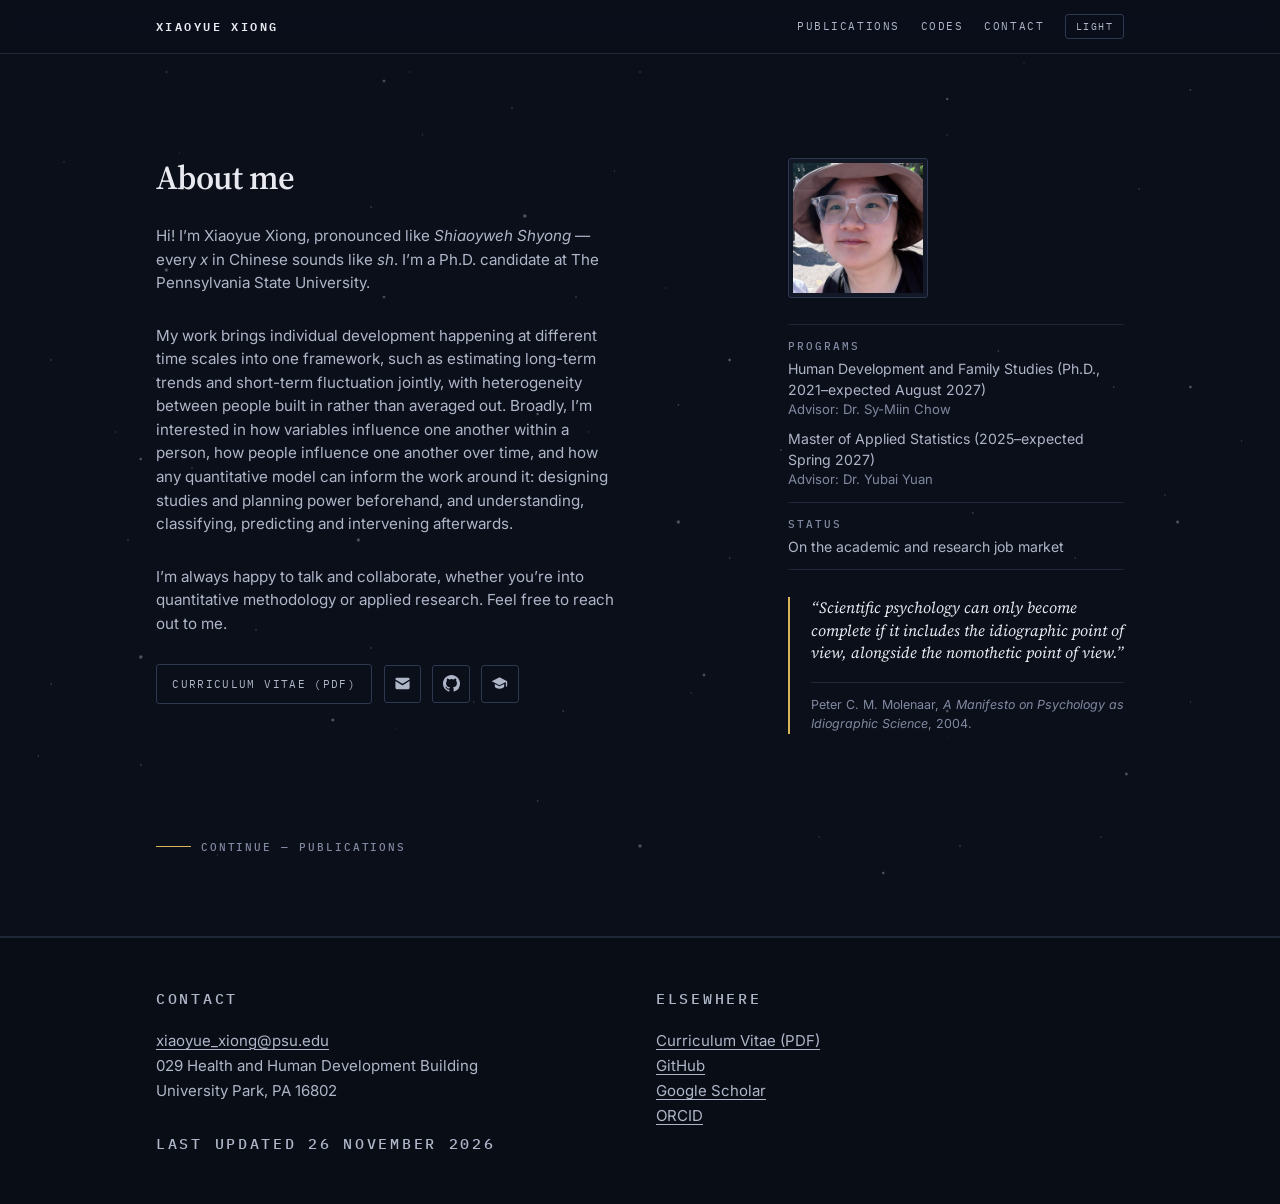
<file: index.html>
<!doctype html>
<html lang="en">
<head>
<meta charset="utf-8">
<meta name="viewport" content="width=device-width, initial-scale=1">

<title>Xiaoyue Xiong’s homepage</title>
<meta name="description" content="Ph.D. candidate in quantitative methodology at Penn State. Longitudinal models for trends, dynamics, heterogeneity between people, and dynamic networks.">
<link rel="canonical" href="https://xdcccr.github.io/">

<meta property="og:type" content="profile">
<meta property="og:title" content="Xiaoyue Xiong’s homepage">
<meta property="og:description" content="Longitudinal models for long-term change and short-term fluctuation that take heterogeneity between people, and dynamic networks, seriously.">
<meta property="og:url" content="https://xdcccr.github.io/">
<meta property="og:site_name" content="Xiaoyue Xiong">
<meta name="twitter:card" content="summary">

<link rel="icon" href="/assets/img/favicon.png">

<link rel="preconnect" href="https://fonts.googleapis.com">
<link rel="preconnect" href="https://fonts.gstatic.com" crossorigin>
<link rel="stylesheet" href="https://fonts.googleapis.com/css2?family=IBM+Plex+Mono:wght@400;500;600&amp;family=Inter:wght@400;500;600&amp;family=Source+Serif+4:ital,opsz,wght@0,8..60,400..700;1,8..60,400..600&amp;display=swap">
<link rel="stylesheet" href="/assets/css/site.css">

<!-- Set the saved theme before first paint so the page never flashes. -->
<script>
(function(){try{var t=localStorage.getItem("xx-theme");if(t)document.documentElement.setAttribute("data-theme",t);}catch(e){}})();
</script>

<script type="application/ld+json">
{
  "@context": "https://schema.org",
  "@graph": [
    {
      "@type": "WebSite",
      "@id": "https://xdcccr.github.io/#website",
      "name": "Xiaoyue Xiong",
      "alternateName": "Xiaoyue Xiong’s homepage",
      "url": "https://xdcccr.github.io/",
      "publisher": {
        "@id": "https://xdcccr.github.io/#person"
      }
    },
    {
      "@type": "Person",
      "name": "Xiaoyue Xiong",
      "url": "https://xdcccr.github.io/",
      "email": "mailto:xiaoyue_xiong@psu.edu",
      "image": "https://xdcccr.github.io/assets/img/profile.jpg",
      "jobTitle": "Ph.D. Candidate in Human Development and Family Studies",
      "affiliation": {
        "@type": "CollegeOrUniversity",
        "name": "The Pennsylvania State University"
      },
      "alumniOf": {
        "@type": "CollegeOrUniversity",
        "name": "Beijing Normal University"
      },
      "knowsAbout": [
        "Quantitative methodology",
        "Psychometrics",
        "Longitudinal data analysis",
        "Multilevel vector autoregressive models",
        "Continuous-time dynamic models",
        "Intensive longitudinal data",
        "Measurement burst designs",
        "Bayesian estimation",
        "Individual differences and heterogeneity",
        "Reliability analysis",
        "Psychological network analysis",
        "Cross-lagged panel network models",
        "Machine learning for longitudinal data",
        "Individual development",
        "Prevention and intervention science",
        "Bullying among children and adolescents",
        "Adolescent mental health",
        "Human development and family studies"
      ],
      "identifier": "https://orcid.org/0000-0002-8843-2216",
      "sameAs": [
        "https://orcid.org/0000-0002-8843-2216",
        "https://scholar.google.com/citations?user=eAlw4PwAAAAJ",
        "https://github.com/xdcccr"
      ],
      "@id": "https://xdcccr.github.io/#person"
    }
  ]
}
</script>
<!-- GoatCounter: page counts only. It sets no cookies and stores no IP
     addresses, so there is nothing for a visitor to consent to. To stop
     counting your own visits in this browser, load any page once with
     #toggle-goatcounter on the end. Deleting these two lines removes it
     completely and breaks nothing else. -->
<script data-goatcounter="https://xdcccr.goatcounter.com/count"
        async src="//gc.zgo.at/count.js"></script>
</head>

<body>
<a class="skip" href="#main">Skip to content</a>

<header class="masthead">
  <div class="wrap">
    <a class="brand" href="/">Xiaoyue Xiong</a>
    <nav class="nav" aria-label="Sections">
      <a href="/publications/">Publications</a>
      <a href="/codes/">Codes</a>
      <a href="#contact">Contact</a>
      <button id="theme-toggle" type="button" hidden>Dark</button>
    </nav>
  </div>
</header>

<main id="main">

<section class="hero">
    <div class="wrap hero-grid">
      <div>
        <h1>About me</h1>

        <p class="lede">
          Hi! I’m Xiaoyue Xiong, pronounced like <i>Shiaoyweh Shyong</i> — every
          <i>x</i> in Chinese sounds like <i>sh</i>. I’m a Ph.D. candidate at
          The Pennsylvania State University.
        </p>

        <p class="lede">
          My work brings individual development happening at different time
          scales into one framework, such as estimating long-term trends and
          short-term fluctuation jointly, with heterogeneity between people
          built in rather than averaged out. Broadly, I’m interested in how
          variables influence one another within a person, how people influence
          one another over time, and how any quantitative model can inform the
          work around it: designing studies and planning power beforehand, and
          understanding, classifying, predicting and intervening afterwards.
        </p>

        <p class="lede">
          I’m always happy to talk and collaborate, whether you’re into
          quantitative methodology or applied research. Feel free to reach out to me.
        </p>

        <div class="actions">
          <a class="btn" href="/cv.pdf" download="Xiaoyue_Xiong_CV.pdf">Curriculum Vitae (PDF)</a>

          <!-- Icon-only links. aria-label carries the accessible name and title
               gives sighted visitors a tooltip, because an icon on its own is a
               guess. ORCID keeps its full name in the footer rather than becoming
               a fourth glyph nobody recognises. -->
          <a class="btn btn-icon" href="mailto:xiaoyue_xiong@psu.edu"
             aria-label="Email Xiaoyue Xiong" title="Email"><svg viewBox="0 0 24 24" width="17" height="17" fill="currentColor" aria-hidden="true" focusable="false"><path d="M2 5.9A1.9 1.9 0 0 1 3.9 4h16.2A1.9 1.9 0 0 1 22 5.9v.4l-10 5.9L2 6.3v-.4Zm0 2.7 9.6 5.7a.8.8 0 0 0 .8 0L22 8.6v9.5A1.9 1.9 0 0 1 20.1 20H3.9A1.9 1.9 0 0 1 2 18.1V8.6Z"/></svg></a>
          <a class="btn btn-icon" href="https://github.com/xdcccr"
             aria-label="GitHub profile" title="GitHub"><svg viewBox="0 0 16 16" width="17" height="17" fill="currentColor" aria-hidden="true" focusable="false"><path d="M8 0C3.58 0 0 3.58 0 8c0 3.54 2.29 6.53 5.47 7.59.4.07.55-.17.55-.38 0-.19-.01-.82-.01-1.49-2.01.37-2.53-.49-2.69-.94-.09-.23-.48-.94-.82-1.13-.28-.15-.68-.52-.01-.53.63-.01 1.08.58 1.23.82.72 1.21 1.87.87 2.33.66.07-.52.28-.87.51-1.07-1.78-.2-3.64-.89-3.64-3.95 0-.87.31-1.59.82-2.15-.08-.2-.36-1.02.08-2.12 0 0 .67-.21 2.2.82a7.6 7.6 0 0 1 4 0c1.53-1.03 2.2-.82 2.2-.82.44 1.1.16 1.92.08 2.12.51.56.82 1.27.82 2.15 0 3.07-1.87 3.75-3.65 3.95.29.25.54.73.54 1.48 0 1.07-.01 1.93-.01 2.2 0 .21.15.46.55.38A8.01 8.01 0 0 0 16 8c0-4.42-3.58-8-8-8Z"/></svg></a>
          <!-- The URL is deliberately the bare canonical form. Do not paste the
               address bar back in: it carries hl=zh-CN, which forces the Chinese
               Scholar interface on every visitor, and oi=ao, a tracking parameter. -->
          <a class="btn btn-icon" href="https://scholar.google.com/citations?user=eAlw4PwAAAAJ"
             aria-label="Google Scholar profile" title="Google Scholar"><svg viewBox="0 0 24 24" width="17" height="17" fill="currentColor" aria-hidden="true" focusable="false"><path d="M12 3.2 1 8.9l11 5.7 9-4.7v6.4h1.8V8.9L12 3.2Z"/><path d="M5.4 12.6v3.7c0 1.7 2.9 3 6.6 3s6.6-1.3 6.6-3v-3.7L12 16l-6.6-3.4Z"/></svg></a>
        </div>
      </div>

      <div class="hero-aside">
        <img class="portrait" src="/assets/img/profile.jpg" width="140" height="140"
             alt="Xiaoyue Xiong">

        <dl class="facts">
          <div>
            <dt class="kicker">Programs</dt>
            <dd>
              <span class="prog">Human Development and Family Studies (Ph.D., 2021–expected August 2027)</span>
              <span class="adv">Advisor: Dr. Sy-Miin Chow</span>
              <span class="prog">Master of Applied Statistics (2025–expected Spring 2027)</span>
              <span class="adv">Advisor: Dr. Yubai Yuan</span>
            </dd>
          </div>
          <div>
            <dt class="kicker">Status</dt>
            <dd>On the academic and research job market</dd>
          </div>
        </dl>

        <!-- A genuine quotation, checked word for word against page 216 of
             Molenaar (2004), doi:10.1207/s15366359mea0204_1. Do not paraphrase
             it or reword it. This is the complete sentence; the second clause
             is the point of quoting it at all, since without it the line reads
             as a claim that only the individual matters, which is neither what
             Molenaar wrote nor what the multilevel work below does. -->
        <figure class="aside">
          <blockquote>
            <p>Scientific psychology can only become complete if it includes
               the idiographic point of view, alongside the nomothetic point
               of view.</p>
          </blockquote>
          <figcaption>
            Peter C. M. Molenaar, <cite>A Manifesto on Psychology as
            Idiographic Science</cite>, 2004.
          </figcaption>
        </figure>
      </div>

      <a class="continue kicker" href="/publications/">Continue — publications</a>
    </div>
  </section>

</main>

<footer class="site-foot" id="contact">
  <div class="wrap foot-grid">
    <div>
      <p class="kicker">Contact</p>
      <p>
        <a href="mailto:xiaoyue_xiong@psu.edu">xiaoyue_xiong@psu.edu</a><br>
        029 Health and Human Development Building<br>
        University Park, PA 16802
      </p>
      <p class="kicker updated">Last updated 26 November 2026</p>
    </div>
    <div>
      <p class="kicker">Elsewhere</p>
      <p>
        <a href="/cv.pdf" download="Xiaoyue_Xiong_CV.pdf">Curriculum Vitae (PDF)</a><br>
        <a href="https://github.com/xdcccr">GitHub</a><br>
        <a href="https://scholar.google.com/citations?user=eAlw4PwAAAAJ">Google Scholar</a><br>
        <a href="https://orcid.org/0000-0002-8843-2216">ORCID</a><br>
      </p>
    </div>
  </div>
</footer>

<script src="/assets/js/site.js"></script>
</body>
</html>
</file>
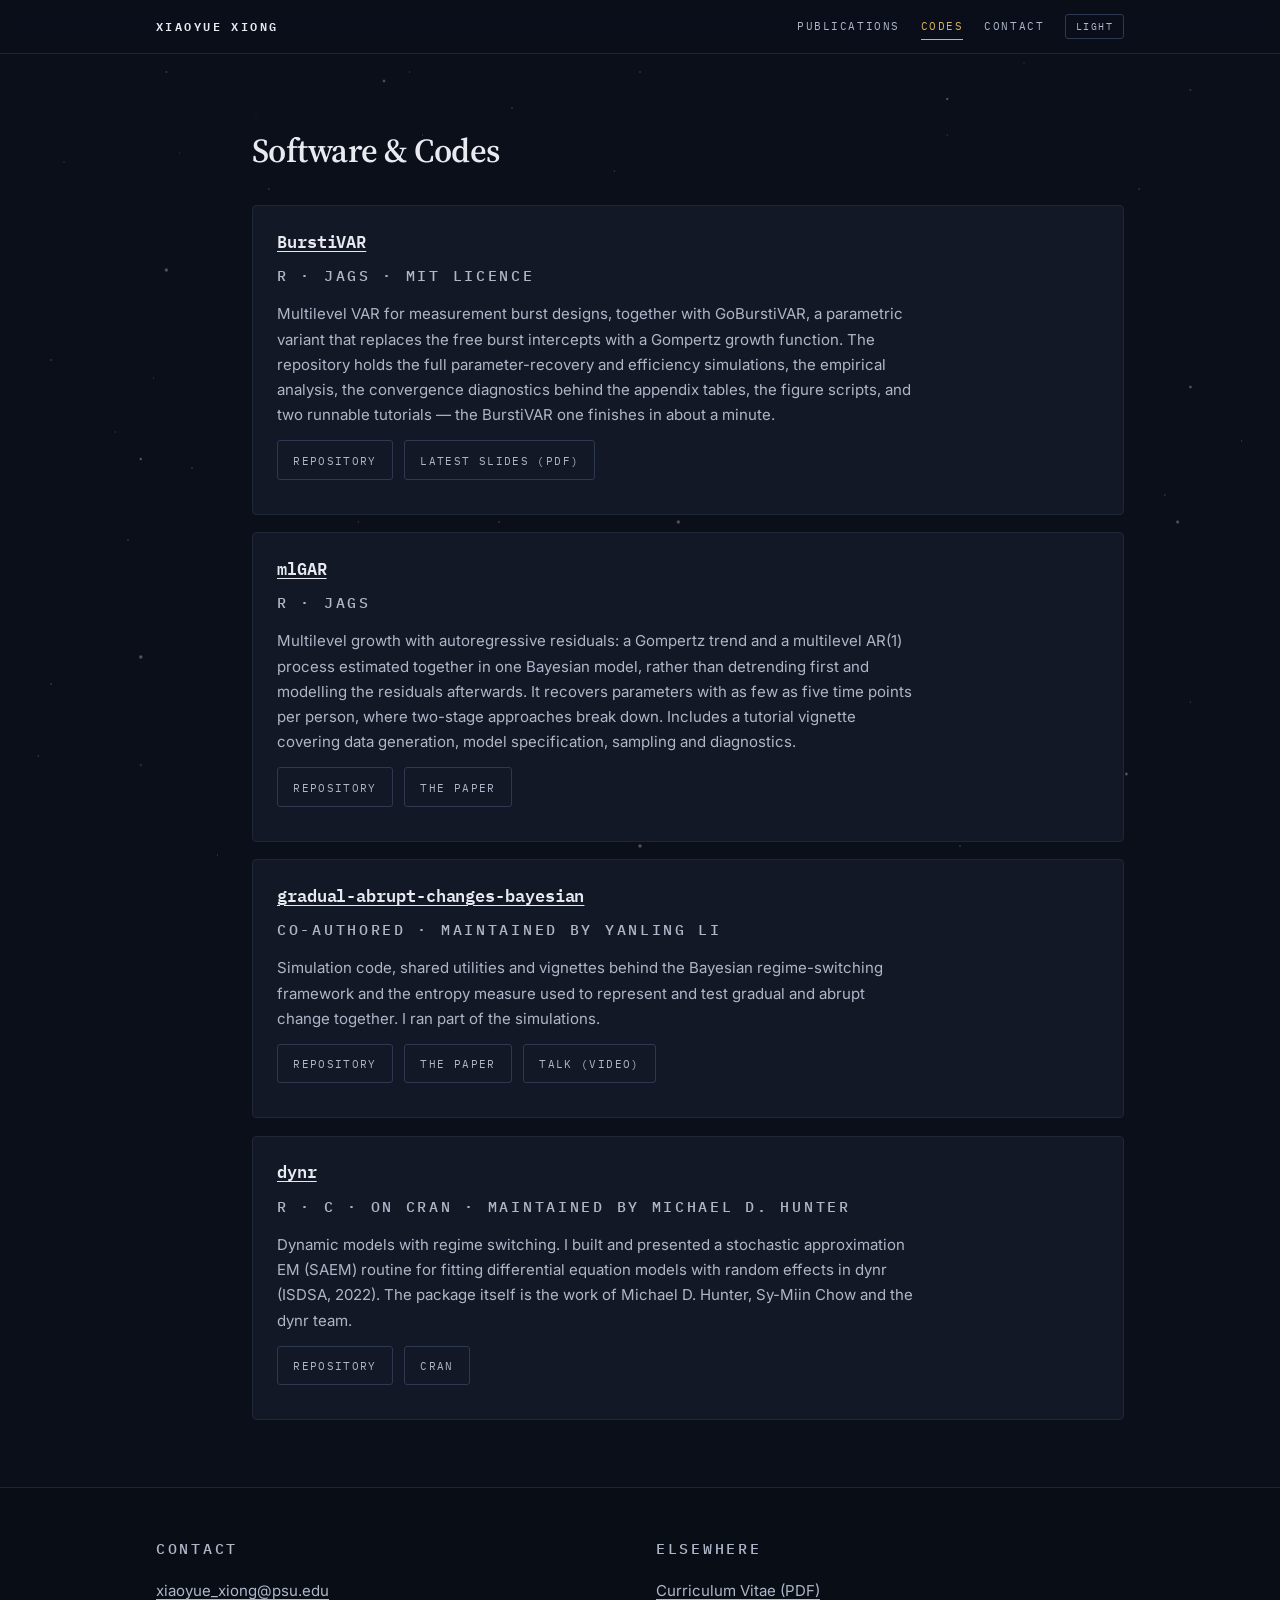
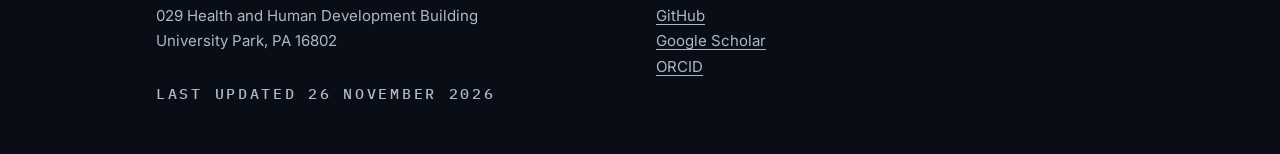
<file: codes/index.html>
<!doctype html>
<html lang="en">
<head>
<meta charset="utf-8">
<meta name="viewport" content="width=device-width, initial-scale=1">

<title>Software &amp; Codes — Xiaoyue Xiong</title>
<meta name="description" content="R and JAGS code by Xiaoyue Xiong: BurstiVAR and mlGAR, plus contributions to Bayesian change detection and to dynr.">
<link rel="canonical" href="https://xdcccr.github.io/codes/">

<meta property="og:type" content="profile">
<meta property="og:title" content="Software &amp; Codes — Xiaoyue Xiong">
<meta property="og:description" content="Longitudinal models for long-term change and short-term fluctuation that take heterogeneity between people, and dynamic networks, seriously.">
<meta property="og:url" content="https://xdcccr.github.io/codes/">
<meta property="og:site_name" content="Xiaoyue Xiong">
<meta name="twitter:card" content="summary">

<link rel="icon" href="/assets/img/favicon.png">

<link rel="preconnect" href="https://fonts.googleapis.com">
<link rel="preconnect" href="https://fonts.gstatic.com" crossorigin>
<link rel="stylesheet" href="https://fonts.googleapis.com/css2?family=IBM+Plex+Mono:wght@400;500;600&amp;family=Inter:wght@400;500;600&amp;family=Source+Serif+4:ital,opsz,wght@0,8..60,400..700;1,8..60,400..600&amp;display=swap">
<link rel="stylesheet" href="/assets/css/site.css">

<!-- Set the saved theme before first paint so the page never flashes. -->
<script>
(function(){try{var t=localStorage.getItem("xx-theme");if(t)document.documentElement.setAttribute("data-theme",t);}catch(e){}})();
</script>

<!-- GoatCounter: page counts only. It sets no cookies and stores no IP
     addresses, so there is nothing for a visitor to consent to. To stop
     counting your own visits in this browser, load any page once with
     #toggle-goatcounter on the end. Deleting these two lines removes it
     completely and breaks nothing else. -->
<script data-goatcounter="https://xdcccr.goatcounter.com/count"
        async src="//gc.zgo.at/count.js"></script>
</head>

<body>
<a class="skip" href="#main">Skip to content</a>

<header class="masthead">
  <div class="wrap">
    <a class="brand" href="/">Xiaoyue Xiong</a>
    <nav class="nav" aria-label="Sections">
      <a href="/publications/">Publications</a>
      <a href="/codes/" aria-current="page">Codes</a>
      <a href="#contact">Contact</a>
      <button id="theme-toggle" type="button" hidden>Dark</button>
    </nav>
  </div>
</header>

<main id="main">

<section class="section wrap" id="software">
    <div class="body">
      <h2>Software &amp; Codes</h2>

      <div class="software">
        <article>
          <h3><a href="https://github.com/xdcccr/BurstiVAR">BurstiVAR</a></h3>
          <p class="kicker">R · JAGS · MIT licence</p>
          <p>
            Multilevel VAR for measurement burst designs, together with GoBurstiVAR,
            a parametric variant that replaces the free burst intercepts with a
            Gompertz growth function. The repository holds the full parameter-recovery
            and efficiency simulations, the empirical analysis, the convergence
            diagnostics behind the appendix tables, the figure scripts, and two runnable
            tutorials — the BurstiVAR one finishes in about a minute.
          </p>
          <p class="actions">
            <a class="btn" href="https://github.com/xdcccr/BurstiVAR">Repository</a>
            <a class="btn" href="/assets/slides/burstivar-slides.pdf">Latest slides (PDF)</a>
          </p>
        </article>

        <article>
          <h3><a href="https://github.com/xdcccr/mlGAR">mlGAR</a></h3>
          <p class="kicker">R · JAGS</p>
          <p>
            Multilevel growth with autoregressive residuals: a Gompertz trend and a
            multilevel AR(1) process estimated together in one Bayesian model, rather
            than detrending first and modelling the residuals afterwards. It recovers
            parameters with as few as five time points per person, where two-stage
            approaches break down. Includes a tutorial vignette covering data
            generation, model specification, sampling and diagnostics.
          </p>
          <p class="actions">
            <a class="btn" href="https://github.com/xdcccr/mlGAR">Repository</a>
            <a class="btn" href="https://doi.org/10.1080/00273171.2025.2587286">The paper</a>
          </p>
        </article>

        <article>
          <h3><a href="https://github.com/yanlingli1/gradual-abrupt-changes-bayesian">gradual-abrupt-changes-bayesian</a></h3>
          <p class="kicker">Co-authored · maintained by Yanling Li</p>
          <p>
            Simulation code, shared utilities and vignettes behind the Bayesian
            regime-switching framework and the entropy measure used to represent and
            test gradual and abrupt change together. I ran part of the simulations.
          </p>
          <p class="actions">
            <a class="btn" href="https://github.com/yanlingli1/gradual-abrupt-changes-bayesian">Repository</a>
            <a class="btn" href="https://doi.org/10.1111/bmsp.70029">The paper</a>
            <a class="btn" href="https://www.youtube.com/watch?v=Qb0uJT50X_4">Talk (video)</a>
          </p>
        </article>

        <article>
          <h3><a href="https://github.com/mhunter1/dynr">dynr</a></h3>
          <p class="kicker">R · C · on CRAN · maintained by Michael D. Hunter</p>
          <p>
            Dynamic models with regime switching. I built and presented a stochastic
            approximation EM (SAEM) routine for fitting differential equation models
            with random effects in dynr (ISDSA, 2022). The package itself is the work
            of Michael D. Hunter, Sy-Miin Chow and the dynr team.
          </p>
          <p class="actions">
            <a class="btn" href="https://github.com/mhunter1/dynr">Repository</a>
            <a class="btn" href="https://cran.r-project.org/package=dynr">CRAN</a>
          </p>
        </article>
      </div>
    </div>
  </section>

</main>

<footer class="site-foot" id="contact">
  <div class="wrap foot-grid">
    <div>
      <p class="kicker">Contact</p>
      <p>
        <a href="mailto:xiaoyue_xiong@psu.edu">xiaoyue_xiong@psu.edu</a><br>
        029 Health and Human Development Building<br>
        University Park, PA 16802
      </p>
      <p class="kicker updated">Last updated 26 November 2026</p>
    </div>
    <div>
      <p class="kicker">Elsewhere</p>
      <p>
        <a href="/cv.pdf" download="Xiaoyue_Xiong_CV.pdf">Curriculum Vitae (PDF)</a><br>
        <a href="https://github.com/xdcccr">GitHub</a><br>
        <a href="https://scholar.google.com/citations?user=eAlw4PwAAAAJ">Google Scholar</a><br>
        <a href="https://orcid.org/0000-0002-8843-2216">ORCID</a><br>
      </p>
    </div>
  </div>
</footer>

<script src="/assets/js/site.js"></script>
</body>
</html>
</file>
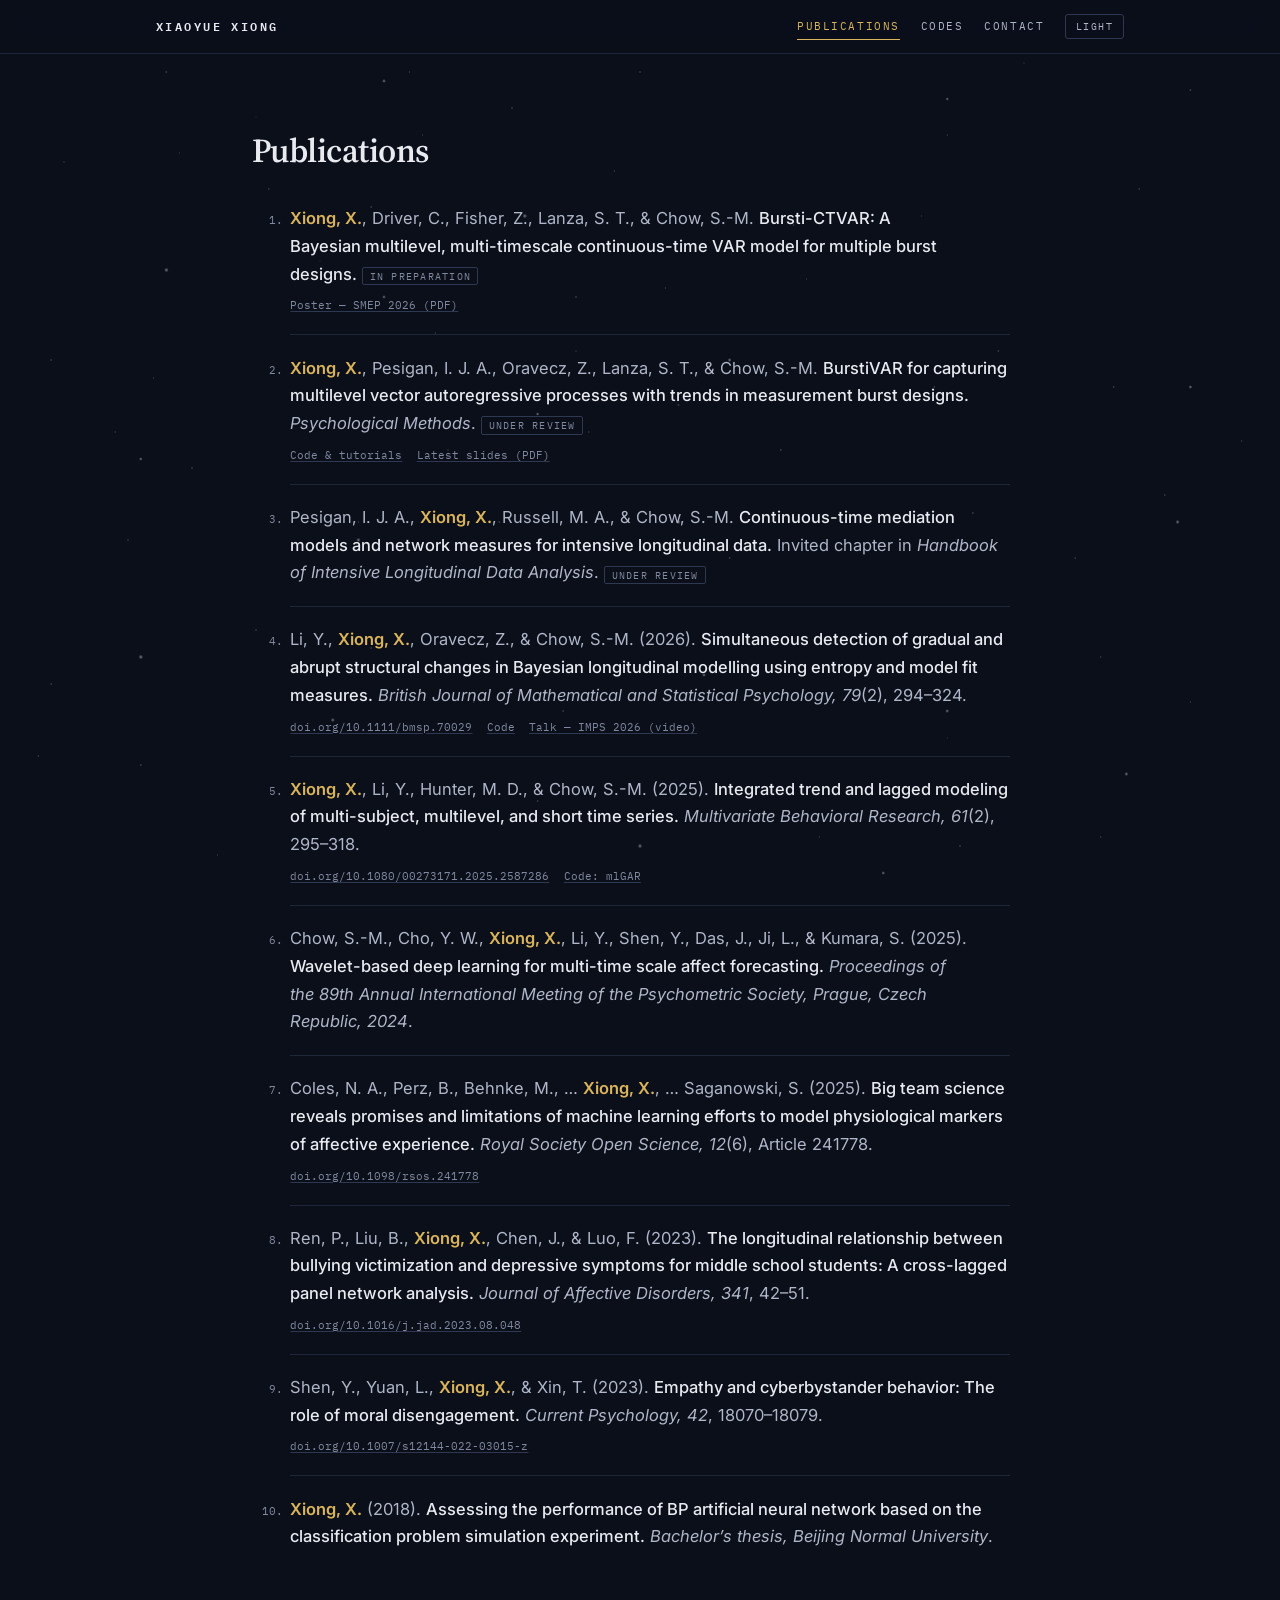
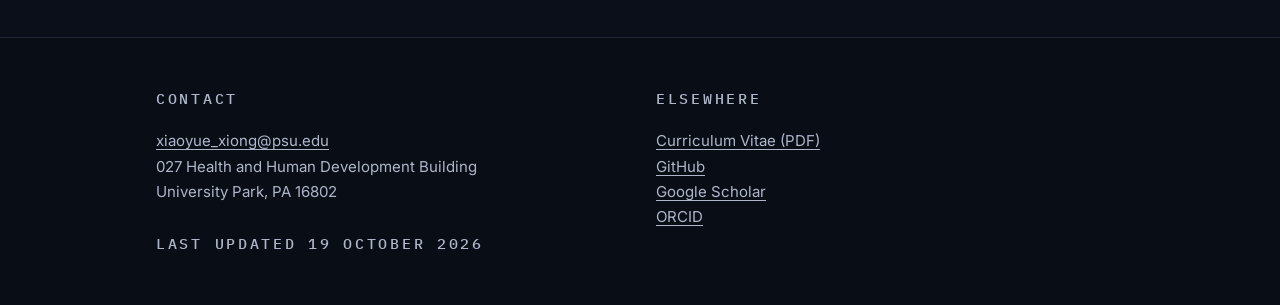
<file: papers/index.html>
<!doctype html>
<html lang="en">
<head>
<meta charset="utf-8">
<meta name="viewport" content="width=device-width, initial-scale=1">

<title>Publications — Xiaoyue Xiong</title>
<meta name="description" content="Publications by Xiaoyue Xiong: multilevel vector autoregressive models for measurement burst designs, longitudinal trends and dynamics.">
<link rel="canonical" href="https://xdcccr.github.io/papers/">

<meta property="og:type" content="profile">
<meta property="og:title" content="Publications — Xiaoyue Xiong">
<meta property="og:description" content="Longitudinal models for long-term change and short-term fluctuation that take heterogeneity between people, and dynamic networks, seriously.">
<meta property="og:url" content="https://xdcccr.github.io/papers/">
<meta name="twitter:card" content="summary">

<link rel="icon" href="/assets/img/favicon.png">

<link rel="preconnect" href="https://fonts.googleapis.com">
<link rel="preconnect" href="https://fonts.gstatic.com" crossorigin>
<link rel="stylesheet" href="https://fonts.googleapis.com/css2?family=IBM+Plex+Mono:wght@400;500;600&amp;family=Inter:wght@400;500;600&amp;family=Source+Serif+4:ital,opsz,wght@0,8..60,400..700;1,8..60,400..600&amp;display=swap">
<link rel="stylesheet" href="/assets/css/site.css">

<!-- Set the saved theme before first paint so the page never flashes. -->
<script>
(function(){try{var t=localStorage.getItem("xx-theme");if(t)document.documentElement.setAttribute("data-theme",t);}catch(e){}})();
</script>

</head>

<body>
<a class="skip" href="#main">Skip to content</a>

<header class="masthead">
  <div class="wrap">
    <a class="brand" href="/">Xiaoyue Xiong</a>
    <nav class="nav" aria-label="Sections">
      <a href="/papers/" aria-current="page">Publications</a>
      <a href="/codes/">Codes</a>
      <a href="#contact">Contact</a>
      <button id="theme-toggle" type="button" hidden>Dark</button>
    </nav>
  </div>
</header>

<main id="main">

<section class="section wrap" id="papers">
    <div class="body">
      <h2>Publications</h2>

      <ol class="bib">

        <li>
          <span class="me">Xiong, X.</span>, Driver, C., Fisher, Z., Lanza, S. T., &amp; Chow, S.-M.
          <span class="title">Bursti-CTVAR: A Bayesian multilevel,
          multi-timescale continuous-time VAR model for multiple burst designs.</span>
          <span class="status">In preparation</span>
          <span class="links">
            <a href="/assets/slides/bursti-ctvar-poster.pdf">Poster — SMEP 2026 (PDF)</a>
          </span>
        </li>

        <li>
          <span class="me">Xiong, X.</span>, Pesigan, I. J. A., Oravecz, Z., Lanza, S. T., &amp; Chow, S.-M.
          <span class="title">BurstiVAR for capturing multilevel vector
          autoregressive processes with trends in measurement burst designs.</span>
          <span class="venue">Psychological Methods</span>.
          <span class="status">Under review</span>
          <span class="links">
            <a href="https://github.com/xdcccr/BurstiVAR">Code &amp; tutorials</a>
            <a href="/assets/slides/burstivar-slides.pdf">Latest slides (PDF)</a>
          </span>
        </li>

        <li>
          Pesigan, I. J. A., <span class="me">Xiong, X.</span>, Russell, M. A., &amp; Chow, S.-M.
          <span class="title">Continuous-time mediation models and network
          measures for intensive longitudinal data.</span>
          Invited chapter in
          <span class="venue">Handbook of Intensive Longitudinal Data Analysis</span>.
          <span class="status">Under review</span>
        </li>

        <li>
          Li, Y., <span class="me">Xiong, X.</span>, Oravecz, Z., &amp; Chow, S.-M. (2026).
          <span class="title">Simultaneous detection of gradual and abrupt structural changes in
          Bayesian longitudinal modelling using entropy and model fit measures.</span>
          <span class="venue">British Journal of Mathematical and Statistical Psychology, 79</span>(2), 294–324.
          <span class="links">
            <a href="https://doi.org/10.1111/bmsp.70029">doi.org/10.1111/bmsp.70029</a>
            <a href="https://github.com/yanlingli1/gradual-abrupt-changes-bayesian">Code</a>
            <a href="https://www.youtube.com/watch?v=Qb0uJT50X_4">Talk — IMPS 2026 (video)</a>
          </span>
        </li>

        <li>
          <span class="me">Xiong, X.</span>, Li, Y., Hunter, M. D., &amp; Chow, S.-M. (2025).
          <span class="title">Integrated trend and lagged modeling of multi-subject, multilevel,
          and short time series.</span>
          <span class="venue">Multivariate Behavioral Research, 61</span>(2), 295–318.
          <span class="links">
            <a href="https://doi.org/10.1080/00273171.2025.2587286">doi.org/10.1080/00273171.2025.2587286</a>
            <a href="https://github.com/xdcccr/mlGAR">Code: mlGAR</a>
          </span>
        </li>

        <li>
          Chow, S.-M., Cho, Y. W., <span class="me">Xiong, X.</span>, Li, Y., Shen, Y., Das, J.,
          Ji, L., &amp; Kumara, S. (2025).
          <span class="title">Wavelet-based deep learning for multi-time scale affect forecasting.</span>
          <span class="venue">Proceedings of the 89th Annual International Meeting of the
          Psychometric Society, Prague, Czech Republic, 2024</span>.
        </li>

        <li>
          Coles, N. A., Perz, B., Behnke, M., … <span class="me">Xiong, X.</span>, …
          Saganowski, S. (2025).
          <span class="title">Big team science reveals promises and limitations of machine learning
          efforts to model physiological markers of affective experience.</span>
          <span class="venue">Royal Society Open Science, 12</span>(6), Article 241778.
          <span class="links">
            <a href="https://doi.org/10.1098/rsos.241778">doi.org/10.1098/rsos.241778</a>
          </span>
        </li>

        <li>
          Ren, P., Liu, B., <span class="me">Xiong, X.</span>, Chen, J., &amp; Luo, F. (2023).
          <span class="title">The longitudinal relationship between bullying victimization and
          depressive symptoms for middle school students: A cross-lagged panel network analysis.</span>
          <span class="venue">Journal of Affective Disorders, 341</span>, 42–51.
          <span class="links">
            <a href="https://doi.org/10.1016/j.jad.2023.08.048">doi.org/10.1016/j.jad.2023.08.048</a>
          </span>
        </li>

        <li>
          Shen, Y., Yuan, L., <span class="me">Xiong, X.</span>, &amp; Xin, T. (2023).
          <span class="title">Empathy and cyberbystander behavior: The role of moral disengagement.</span>
          <span class="venue">Current Psychology, 42</span>, 18070–18079.
          <span class="links">
            <a href="https://doi.org/10.1007/s12144-022-03015-z">doi.org/10.1007/s12144-022-03015-z</a>
          </span>
        </li>

        <li>
          <span class="me">Xiong, X.</span> (2018).
          <span class="title">Assessing the performance of BP artificial neural
          network based on the classification problem simulation experiment.</span>
          <span class="venue">Bachelor’s thesis, Beijing Normal University</span>.
        </li>
      </ol>

    </div>
  </section>

</main>

<footer class="site-foot" id="contact">
  <div class="wrap foot-grid">
    <div>
      <p class="kicker">Contact</p>
      <p>
        <a href="mailto:xiaoyue_xiong@psu.edu">xiaoyue_xiong@psu.edu</a><br>
        027 Health and Human Development Building<br>
        University Park, PA 16802
      </p>
      <p class="kicker updated">Last updated 19 October 2026</p>
    </div>
    <div>
      <p class="kicker">Elsewhere</p>
      <p>
        <a href="/cv.pdf" download="Xiaoyue_Xiong_CV.pdf">Curriculum Vitae (PDF)</a><br>
        <a href="https://github.com/xdcccr">GitHub</a><br>
        <a href="https://scholar.google.com/citations?user=eAlw4PwAAAAJ">Google Scholar</a><br>
        <a href="https://orcid.org/0000-0002-8843-2216">ORCID</a><br>
      </p>
    </div>
  </div>
</footer>

<script src="/assets/js/site.js"></script>
</body>
</html>
</file>
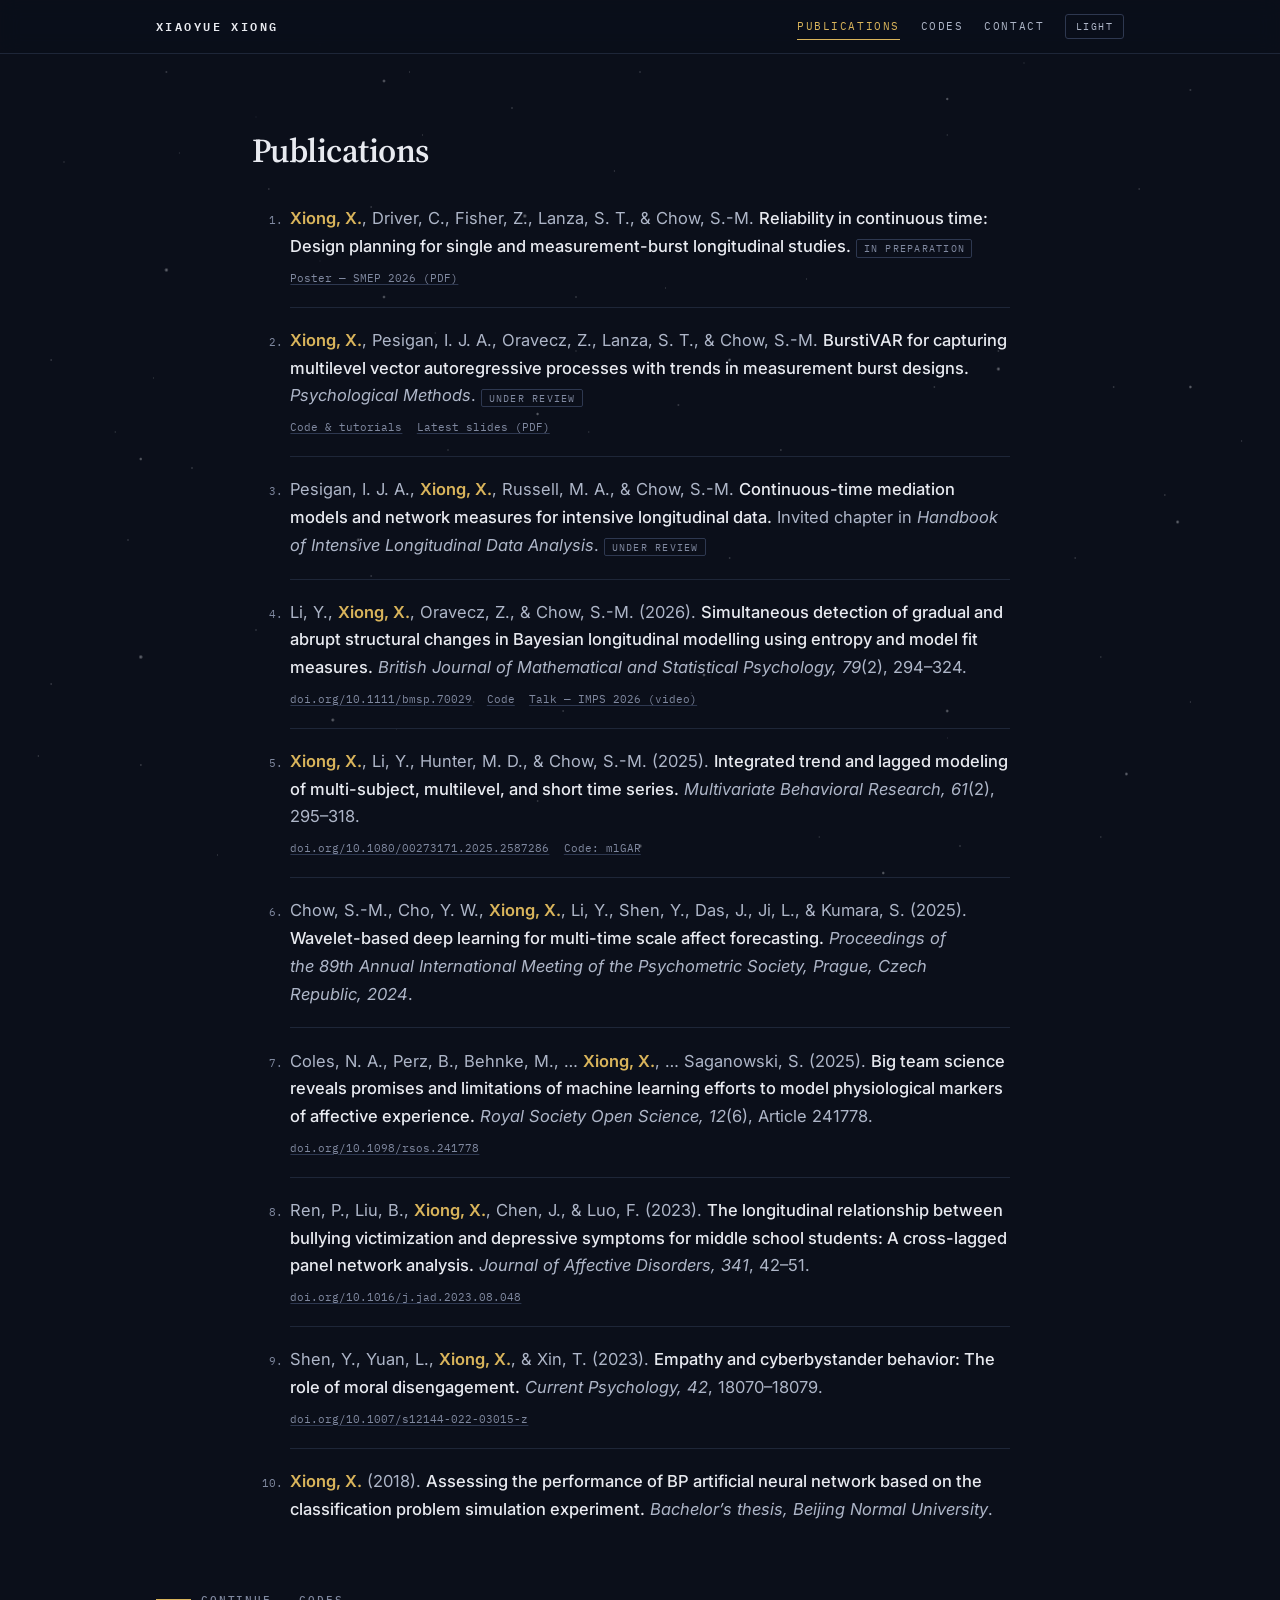
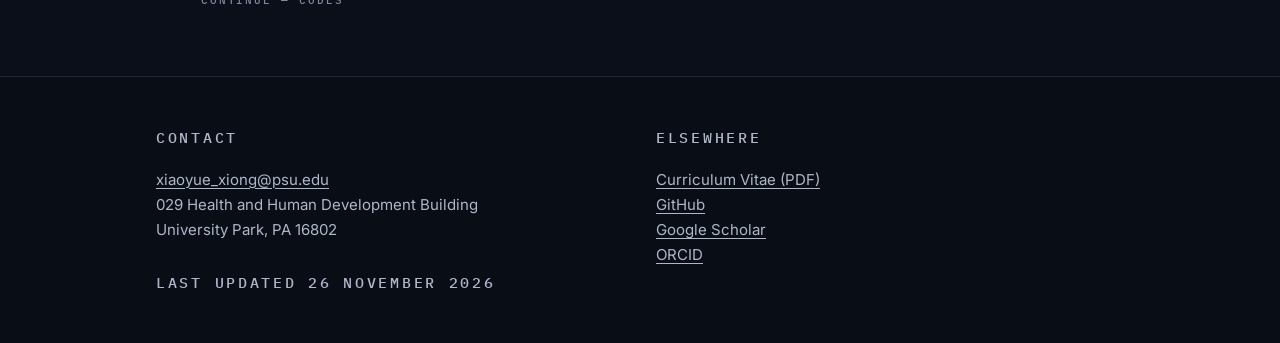
<file: publications/index.html>
<!doctype html>
<html lang="en">
<head>
<meta charset="utf-8">
<meta name="viewport" content="width=device-width, initial-scale=1">

<title>Publications — Xiaoyue Xiong</title>
<meta name="description" content="Publications by Xiaoyue Xiong: multilevel vector autoregressive models for measurement burst designs, longitudinal trends and dynamics.">
<link rel="canonical" href="https://xdcccr.github.io/publications/">

<meta property="og:type" content="profile">
<meta property="og:title" content="Publications — Xiaoyue Xiong">
<meta property="og:description" content="Longitudinal models for long-term change and short-term fluctuation that take heterogeneity between people, and dynamic networks, seriously.">
<meta property="og:url" content="https://xdcccr.github.io/publications/">
<meta property="og:site_name" content="Xiaoyue Xiong">
<meta name="twitter:card" content="summary">

<link rel="icon" href="/assets/img/favicon.png">

<link rel="preconnect" href="https://fonts.googleapis.com">
<link rel="preconnect" href="https://fonts.gstatic.com" crossorigin>
<link rel="stylesheet" href="https://fonts.googleapis.com/css2?family=IBM+Plex+Mono:wght@400;500;600&amp;family=Inter:wght@400;500;600&amp;family=Source+Serif+4:ital,opsz,wght@0,8..60,400..700;1,8..60,400..600&amp;display=swap">
<link rel="stylesheet" href="/assets/css/site.css">

<!-- Set the saved theme before first paint so the page never flashes. -->
<script>
(function(){try{var t=localStorage.getItem("xx-theme");if(t)document.documentElement.setAttribute("data-theme",t);}catch(e){}})();
</script>

<!-- GoatCounter: page counts only. It sets no cookies and stores no IP
     addresses, so there is nothing for a visitor to consent to. To stop
     counting your own visits in this browser, load any page once with
     #toggle-goatcounter on the end. Deleting these two lines removes it
     completely and breaks nothing else. -->
<script data-goatcounter="https://xdcccr.goatcounter.com/count"
        async src="//gc.zgo.at/count.js"></script>
</head>

<body>
<a class="skip" href="#main">Skip to content</a>

<header class="masthead">
  <div class="wrap">
    <a class="brand" href="/">Xiaoyue Xiong</a>
    <nav class="nav" aria-label="Sections">
      <a href="/publications/" aria-current="page">Publications</a>
      <a href="/codes/">Codes</a>
      <a href="#contact">Contact</a>
      <button id="theme-toggle" type="button" hidden>Dark</button>
    </nav>
  </div>
</header>

<main id="main">

<section class="section wrap" id="publications">
    <div class="body">
      <h2>Publications</h2>

      <ol class="bib">

        <li>
          <span class="me">Xiong, X.</span>, Driver, C., Fisher, Z., Lanza, S. T., &amp; Chow, S.-M.
          <span class="title">Reliability in continuous time: Design planning for
          single and measurement-burst longitudinal studies.</span>
          <span class="status">In preparation</span>
          <span class="links">
            <a href="/assets/slides/bursti-ctvar-poster.pdf">Poster — SMEP 2026 (PDF)</a>
          </span>
        </li>

        <li>
          <span class="me">Xiong, X.</span>, Pesigan, I. J. A., Oravecz, Z., Lanza, S. T., &amp; Chow, S.-M.
          <span class="title">BurstiVAR for capturing multilevel vector
          autoregressive processes with trends in measurement burst designs.</span>
          <span class="venue">Psychological Methods</span>.
          <span class="status">Under review</span>
          <span class="links">
            <a href="https://github.com/xdcccr/BurstiVAR">Code &amp; tutorials</a>
            <a href="/assets/slides/burstivar-slides.pdf">Latest slides (PDF)</a>
          </span>
        </li>

        <li>
          Pesigan, I. J. A., <span class="me">Xiong, X.</span>, Russell, M. A., &amp; Chow, S.-M.
          <span class="title">Continuous-time mediation models and network
          measures for intensive longitudinal data.</span>
          Invited chapter in
          <span class="venue">Handbook of Intensive Longitudinal Data Analysis</span>.
          <span class="status">Under review</span>
        </li>

        <li>
          Li, Y., <span class="me">Xiong, X.</span>, Oravecz, Z., &amp; Chow, S.-M. (2026).
          <span class="title">Simultaneous detection of gradual and abrupt structural changes in
          Bayesian longitudinal modelling using entropy and model fit measures.</span>
          <span class="venue">British Journal of Mathematical and Statistical Psychology, 79</span>(2), 294–324.
          <span class="links">
            <a href="https://doi.org/10.1111/bmsp.70029">doi.org/10.1111/bmsp.70029</a>
            <a href="https://github.com/yanlingli1/gradual-abrupt-changes-bayesian">Code</a>
            <a href="https://www.youtube.com/watch?v=Qb0uJT50X_4">Talk — IMPS 2026 (video)</a>
          </span>
        </li>

        <li>
          <span class="me">Xiong, X.</span>, Li, Y., Hunter, M. D., &amp; Chow, S.-M. (2025).
          <span class="title">Integrated trend and lagged modeling of multi-subject, multilevel,
          and short time series.</span>
          <span class="venue">Multivariate Behavioral Research, 61</span>(2), 295–318.
          <span class="links">
            <a href="https://doi.org/10.1080/00273171.2025.2587286">doi.org/10.1080/00273171.2025.2587286</a>
            <a href="https://github.com/xdcccr/mlGAR">Code: mlGAR</a>
          </span>
        </li>

        <li>
          Chow, S.-M., Cho, Y. W., <span class="me">Xiong, X.</span>, Li, Y., Shen, Y., Das, J.,
          Ji, L., &amp; Kumara, S. (2025).
          <span class="title">Wavelet-based deep learning for multi-time scale affect forecasting.</span>
          <span class="venue">Proceedings of the 89th Annual International Meeting of the
          Psychometric Society, Prague, Czech Republic, 2024</span>.
        </li>

        <li>
          Coles, N. A., Perz, B., Behnke, M., … <span class="me">Xiong, X.</span>, …
          Saganowski, S. (2025).
          <span class="title">Big team science reveals promises and limitations of machine learning
          efforts to model physiological markers of affective experience.</span>
          <span class="venue">Royal Society Open Science, 12</span>(6), Article 241778.
          <span class="links">
            <a href="https://doi.org/10.1098/rsos.241778">doi.org/10.1098/rsos.241778</a>
          </span>
        </li>

        <li>
          Ren, P., Liu, B., <span class="me">Xiong, X.</span>, Chen, J., &amp; Luo, F. (2023).
          <span class="title">The longitudinal relationship between bullying victimization and
          depressive symptoms for middle school students: A cross-lagged panel network analysis.</span>
          <span class="venue">Journal of Affective Disorders, 341</span>, 42–51.
          <span class="links">
            <a href="https://doi.org/10.1016/j.jad.2023.08.048">doi.org/10.1016/j.jad.2023.08.048</a>
          </span>
        </li>

        <li>
          Shen, Y., Yuan, L., <span class="me">Xiong, X.</span>, &amp; Xin, T. (2023).
          <span class="title">Empathy and cyberbystander behavior: The role of moral disengagement.</span>
          <span class="venue">Current Psychology, 42</span>, 18070–18079.
          <span class="links">
            <a href="https://doi.org/10.1007/s12144-022-03015-z">doi.org/10.1007/s12144-022-03015-z</a>
          </span>
        </li>

        <li>
          <span class="me">Xiong, X.</span> (2018).
          <span class="title">Assessing the performance of BP artificial neural
          network based on the classification problem simulation experiment.</span>
          <span class="venue">Bachelor’s thesis, Beijing Normal University</span>.
        </li>
      </ol>

    </div>

    <a class="continue kicker" href="/codes/">Continue — codes</a>
  </section>

</main>

<footer class="site-foot" id="contact">
  <div class="wrap foot-grid">
    <div>
      <p class="kicker">Contact</p>
      <p>
        <a href="mailto:xiaoyue_xiong@psu.edu">xiaoyue_xiong@psu.edu</a><br>
        029 Health and Human Development Building<br>
        University Park, PA 16802
      </p>
      <p class="kicker updated">Last updated 26 November 2026</p>
    </div>
    <div>
      <p class="kicker">Elsewhere</p>
      <p>
        <a href="/cv.pdf" download="Xiaoyue_Xiong_CV.pdf">Curriculum Vitae (PDF)</a><br>
        <a href="https://github.com/xdcccr">GitHub</a><br>
        <a href="https://scholar.google.com/citations?user=eAlw4PwAAAAJ">Google Scholar</a><br>
        <a href="https://orcid.org/0000-0002-8843-2216">ORCID</a><br>
      </p>
    </div>
  </div>
</footer>

<script src="/assets/js/site.js"></script>
</body>
</html>
</file>
<file: assets/css/site.css>
/* ===========================================================================
   Xiaoyue Xiong — personal site
   One stylesheet for the whole site. Plain CSS, no build step.

   Direction: "Terminus" — deep blue-black, a cool palette, one warm gold used
   as punctuation, and composition doing most of the work. The bibliography
   keeps the scholarly typography of the archival draft: numbered entries,
   hanging indents, my own name marked in gold.

   To change the colours, edit the custom properties in the two :root blocks
   below and nothing else. Everything on the site reads from them.
   =========================================================================== */

/* ---------------------------------------------------------------- tokens */

/* Dark is the default here, unconditionally — it is the identity of this
   design, not a response to a system setting. Readers who want light can
   press the toggle in the header, and that choice is remembered. */
:root {
  --space:        #0b0f1a;
  --space-raised: #121826;
  --space-sunk:   #090d16;

  --ink:   #e8eaf0;  /* 15.6:1 on --space */
  --ink-2: #aeb6c8;  /*  8.7:1 */
  --ink-3: #8089a0;  /*  5.3:1 — the lightest text used anywhere */

  --rule:        #1e2638;
  --rule-strong: #2e3850;

  --accent:      #d9b45b;  /* warm gold — 9.6:1 on --space */
  --accent-soft: #151c2b;
  --on-accent:   #0b0f1a;  /* text sitting on a filled gold button */

  --star:   rgba(232, 234, 240, .55);
  --shadow: 0 1px 2px rgba(0, 0, 0, .4);

  /* type */
  --display: "Source Serif 4", "Source Serif Pro", Georgia, "Times New Roman", serif;
  --sans:    "Inter", system-ui, -apple-system, "Segoe UI", Roboto, Helvetica, Arial, sans-serif;
  --mono:    "IBM Plex Mono", ui-monospace, SFMono-Regular, "Cascadia Mono",
             Consolas, "Liberation Mono", monospace;

  /* rhythm */
  --measure: 36rem;     /* ~70 characters of prose */
  --gutter:  4.25rem;   /* left column holding section numerals */
  --page:    64rem;

  color-scheme: dark;
}

/* Light, only when the reader asks for it. */
:root[data-theme="light"] {
  --space:        #f7f8fa;
  --space-raised: #eef1f6;
  --space-sunk:   #e6eaf2;

  --ink:   #10151f;
  --ink-2: #39414f;
  --ink-3: #5a6375;

  --rule:        #dde2eb;
  --rule-strong: #c3cad8;

  --accent:      #8a6a12;  /* the same gold, darkened to hold contrast on white */
  --accent-soft: #f3eedf;
  --on-accent:   #ffffff;

  --star:   rgba(16, 21, 31, .35);
  --shadow: 0 1px 2px rgba(16, 21, 31, .08);

  color-scheme: light;
}

/* The starfield is a night-sky figure. Inverted to dark specks on white it
   reads as dust rather than stars, so the light theme does without it. */
:root[data-theme="light"] body::before,
:root[data-theme="light"] body::after { display: none; }

/* ---------------------------------------------------------------- base */

*, *::before, *::after { box-sizing: border-box; }

html {
  -webkit-text-size-adjust: 100%;
  scroll-behavior: smooth;
  scroll-padding-top: 5rem;
}

@media (prefers-reduced-motion: reduce) {
  html { scroll-behavior: auto; }
  *, *::before, *::after {
    animation-duration: .001ms !important;
    animation-iteration-count: 1 !important;
    transition-duration: .001ms !important;
  }
}

body {
  margin: 0;
  background: var(--space);
  color: var(--ink);
  font-family: var(--sans);
  font-size: 1.0313rem;
  line-height: 1.68;
  -webkit-font-smoothing: antialiased;

  /* Keep the footer at the bottom of the window on short pages (the notes
     index, a single note, the 404) instead of leaving it floating mid-screen. */
  min-height: 100vh;
  display: flex;
  flex-direction: column;
}
body > main { flex: 1 0 auto; }
body > .site-foot { flex-shrink: 0; }

p { margin: 0 0 1.1em; max-width: var(--measure); }
p:last-child { margin-bottom: 0; }

a { color: inherit; text-decoration-thickness: 1px; text-underline-offset: .18em; }
a:hover { color: var(--accent); }

:focus-visible {
  outline: 2px solid var(--accent);
  outline-offset: 3px;
  border-radius: 2px;
}

img { max-width: 100%; height: auto; }

.skip {
  position: absolute;
  left: -9999px; top: 0;
  background: var(--space-raised);
  color: var(--ink);
  padding: .7rem 1.1rem;
  border: 1px solid var(--rule-strong);
  z-index: 100;
}
.skip:focus { left: .75rem; top: .75rem; }

.visually-hidden {
  position: absolute;
  width: 1px; height: 1px;
  margin: -1px; padding: 0; border: 0;
  clip-path: inset(50%);
  overflow: hidden; white-space: nowrap;
}

/* ---------------------------------------------------------------- bits */

.wrap {
  max-width: var(--page);
  margin-inline: auto;
  padding-inline: 1.75rem;
}

/* Small wide-tracked mono label — the structural voice of this design. */
.kicker {
  font-family: var(--mono);
  font-size: .67rem;
  font-weight: 500;
  letter-spacing: .18em;
  text-transform: uppercase;
  color: var(--ink-3);
  font-variant-numeric: tabular-nums lining-nums;
}

.mono {
  font-family: var(--mono);
  font-variant-numeric: tabular-nums lining-nums;
  font-size: .78rem;
  color: var(--ink-3);
}

/* My name inside a citation. Scannable without being loud. */
.me { color: var(--accent); font-weight: 600; }

/* ---------------------------------------------------------------- nav */

.masthead {
  position: sticky;
  top: 0;
  z-index: 40;
  background: color-mix(in srgb, var(--space) 90%, transparent);
  backdrop-filter: saturate(140%) blur(10px);
  border-bottom: 1px solid var(--rule);
}
@supports not (backdrop-filter: blur(10px)) {
  .masthead { background: var(--space); }
}

.masthead .wrap {
  display: flex;
  align-items: center;
  justify-content: space-between;
  gap: 1rem;
  padding-block: .85rem;
}

.brand {
  font-family: var(--mono);
  font-size: .76rem;
  font-weight: 600;
  letter-spacing: .2em;
  text-transform: uppercase;
  text-decoration: none;
  white-space: nowrap;
}

.nav {
  display: flex;
  align-items: center;
  flex-wrap: wrap;
  gap: .25rem 1.3rem;
}
.nav a {
  font-family: var(--mono);
  font-size: .7rem;
  letter-spacing: .14em;
  text-transform: uppercase;
  color: var(--ink-2);
  text-decoration: none;
  padding-block: .2rem;
  border-bottom: 1px solid transparent;
}
.nav a:hover,
.nav a[aria-current="page"] { color: var(--accent); border-bottom-color: var(--accent); }

#theme-toggle {
  font-family: var(--mono);
  font-size: .64rem;
  letter-spacing: .14em;
  text-transform: uppercase;
  color: var(--ink-2);
  background: transparent;
  border: 1px solid var(--rule-strong);
  border-radius: 3px;
  padding: .32rem .62rem;
  cursor: pointer;
}
#theme-toggle:hover { color: var(--accent); border-color: var(--accent); }
#theme-toggle[hidden] { display: none; }

/* ---------------------------------------------------------------- hero */

/* Spacious, but deliberately NOT full-viewport: the next section has to be
   visible, and the publication list has to stay one scroll away. */
.hero {
  position: relative;
  overflow: hidden;
  padding-block: clamp(3.5rem, 9vw, 6.5rem) clamp(3rem, 7vw, 5rem);
  border-bottom: 1px solid var(--rule);
}

/* A completely static star field. No canvas, no animation, nothing to
   pause — so it costs nothing and needs no reduced-motion special case.

   It sits on the page rather than on the hero, so every page carries it,
   and it is fixed, so the density stays the same however long a page is.
   At z-index 0, with the masthead, main and the footer raised above it:
   the software cards and the footer have opaque backgrounds, so they
   cover the stars rather than letting them show through. */
body::before,
body::after {
  content: "";
  position: fixed;
  inset: 0;
  z-index: 0;
  pointer-events: none;
}

body::before {
  background-image:
    radial-gradient(1.3px 1.3px at 57% 62%, var(--star), transparent 100%),
    radial-gradient(1.3px 1.3px at 29% 64%, var(--star), transparent 100%),
    radial-gradient(1.2px 1.2px at 89% 21%, var(--star), transparent 100%),
    radial-gradient(1.4px 1.4px at 61% 50%, var(--star), transparent 100%),
    radial-gradient(1.4px 1.4px at 53% 45%, var(--star), transparent 100%),
    radial-gradient(1.0px 1.0px at 63% 31%, var(--star), transparent 100%),
    radial-gradient(1.2px 1.2px at 50% 8%, var(--star), transparent 100%),
    radial-gradient(1.3px 1.3px at 73% 43%, var(--star), transparent 100%),
    radial-gradient(1.2px 1.2px at 91% 55%, var(--star), transparent 100%),
    radial-gradient(1.4px 1.4px at 13% 8%, var(--star), transparent 100%),
    radial-gradient(1.3px 1.3px at 29% 23%, var(--star), transparent 100%),
    radial-gradient(1.0px 1.0px at 74% 15%, var(--star), transparent 100%),
    radial-gradient(0.8px 0.8px at 25% 29%, var(--star), transparent 100%),
    radial-gradient(1.0px 1.0px at 52% 32%, var(--star), transparent 100%),
    radial-gradient(0.8px 0.8px at 20% 13%, var(--star), transparent 100%),
    radial-gradient(1.1px 1.1px at 86% 73%, var(--star), transparent 100%),
    radial-gradient(0.9px 0.9px at 14% 17%, var(--star), transparent 100%),
    radial-gradient(1.0px 1.0px at 32% 8%, var(--star), transparent 100%),
    radial-gradient(1.2px 1.2px at 21% 21%, var(--star), transparent 100%),
    radial-gradient(1.0px 1.0px at 46% 48%, var(--star), transparent 100%),
    radial-gradient(1.0px 1.0px at 54% 77%, var(--star), transparent 100%),
    radial-gradient(1.0px 1.0px at 9% 48%, var(--star), transparent 100%),
    radial-gradient(1.1px 1.1px at 86% 4%, var(--star), transparent 100%),
    radial-gradient(1.3px 1.3px at 45% 33%, var(--star), transparent 100%),
    radial-gradient(0.8px 0.8px at 50% 61%, var(--star), transparent 100%),
    radial-gradient(1.2px 1.2px at 10% 60%, var(--star), transparent 100%),
    radial-gradient(1.1px 1.1px at 86% 93%, var(--star), transparent 100%),
    radial-gradient(1.3px 1.3px at 4% 40%, var(--star), transparent 100%),
    radial-gradient(1.2px 1.2px at 20% 70%, var(--star), transparent 100%),
    radial-gradient(1.3px 1.3px at 75% 94%, var(--star), transparent 100%),
    radial-gradient(1.4px 1.4px at 44% 79%, var(--star), transparent 100%),
    radial-gradient(1.2px 1.2px at 84% 62%, var(--star), transparent 100%),
    radial-gradient(1.1px 1.1px at 28% 58%, var(--star), transparent 100%),
    radial-gradient(1.4px 1.4px at 93% 10%, var(--star), transparent 100%),
    radial-gradient(1.4px 1.4px at 76% 57%, var(--star), transparent 100%),
    radial-gradient(1.4px 1.4px at 67% 4%, var(--star), transparent 100%),
    radial-gradient(1.3px 1.3px at 42% 89%, var(--star), transparent 100%),
    radial-gradient(1.3px 1.3px at 4% 76%, var(--star), transparent 100%),
    radial-gradient(1.2px 1.2px at 37% 78%, var(--star), transparent 100%),
    radial-gradient(0.8px 0.8px at 74% 82%, var(--star), transparent 100%),
    radial-gradient(1.2px 1.2px at 3% 84%, var(--star), transparent 100%),
    radial-gradient(1.0px 1.0px at 33% 15%, var(--star), transparent 100%),
    radial-gradient(1.1px 1.1px at 35% 50%, var(--star), transparent 100%),
    radial-gradient(0.9px 0.9px at 12% 42%, var(--star), transparent 100%),
    radial-gradient(0.8px 0.8px at 25% 5%, var(--star), transparent 100%),
    radial-gradient(1.0px 1.0px at 34% 37%, var(--star), transparent 100%),
    radial-gradient(0.8px 0.8px at 31% 81%, var(--star), transparent 100%),
    radial-gradient(1.0px 1.0px at 45% 39%, var(--star), transparent 100%),
    radial-gradient(0.8px 0.8px at 72% 24%, var(--star), transparent 100%),
    radial-gradient(1.0px 1.0px at 17% 95%, var(--star), transparent 100%),
    radial-gradient(1.0px 1.0px at 64% 93%, var(--star), transparent 100%),
    radial-gradient(0.9px 0.9px at 80% 7%, var(--star), transparent 100%),
    radial-gradient(1.3px 1.3px at 78% 39%, var(--star), transparent 100%),
    radial-gradient(1.3px 1.3px at 87% 43%, var(--star), transparent 100%),
    radial-gradient(1.3px 1.3px at 29% 72%, var(--star), transparent 100%),
    radial-gradient(1.2px 1.2px at 62% 25%, var(--star), transparent 100%),
    radial-gradient(1.1px 1.1px at 93% 78%, var(--star), transparent 100%),
    radial-gradient(1.3px 1.3px at 40% 12%, var(--star), transparent 100%),
    radial-gradient(1.0px 1.0px at 5% 18%, var(--star), transparent 100%),
    radial-gradient(1.1px 1.1px at 48% 19%, var(--star), transparent 100%),
    radial-gradient(1.3px 1.3px at 15% 52%, var(--star), transparent 100%),
    radial-gradient(1.4px 1.4px at 11% 85%, var(--star), transparent 100%),
    radial-gradient(1.3px 1.3px at 39% 58%, var(--star), transparent 100%),
    radial-gradient(1.1px 1.1px at 97% 49%, var(--star), transparent 100%);
  opacity: .5;
}

body::after {
  background-image:
    radial-gradient(2.3px 2.3px at 53% 58%, var(--star), transparent 100%),
    radial-gradient(2.0px 2.0px at 88% 86%, var(--star), transparent 100%),
    radial-gradient(1.9px 1.9px at 93% 43%, var(--star), transparent 100%),
    radial-gradient(1.8px 1.8px at 11% 51%, var(--star), transparent 100%),
    radial-gradient(2.2px 2.2px at 28% 60%, var(--star), transparent 100%),
    radial-gradient(1.7px 1.7px at 74% 11%, var(--star), transparent 100%),
    radial-gradient(2.1px 2.1px at 92% 58%, var(--star), transparent 100%),
    radial-gradient(1.8px 1.8px at 30% 33%, var(--star), transparent 100%),
    radial-gradient(2.0px 2.0px at 57% 40%, var(--star), transparent 100%),
    radial-gradient(2.1px 2.1px at 26% 80%, var(--star), transparent 100%),
    radial-gradient(1.9px 1.9px at 74% 79%, var(--star), transparent 100%),
    radial-gradient(2.3px 2.3px at 13% 30%, var(--star), transparent 100%),
    radial-gradient(2.2px 2.2px at 78% 41%, var(--star), transparent 100%),
    radial-gradient(2.4px 2.4px at 11% 73%, var(--star), transparent 100%),
    radial-gradient(1.8px 1.8px at 42% 46%, var(--star), transparent 100%),
    radial-gradient(1.9px 1.9px at 30% 9%, var(--star), transparent 100%),
    radial-gradient(2.4px 2.4px at 41% 24%, var(--star), transparent 100%),
    radial-gradient(2.3px 2.3px at 50% 94%, var(--star), transparent 100%),
    radial-gradient(1.9px 1.9px at 55% 75%, var(--star), transparent 100%),
    radial-gradient(1.8px 1.8px at 69% 97%, var(--star), transparent 100%);
  opacity: .85;
}

.masthead,
main,
.site-foot { position: relative; z-index: 1; }

.hero > .wrap { position: relative; z-index: 1; }

.hero-grid {
  display: grid;
  grid-template-columns: minmax(0, 1fr) 21rem;
  gap: 3.5rem;
  align-items: start;
}

/* The home page's heading is set at the same size as the section headings
   on the other two pages, so all three read as one family. */
.hero h1 {
  font-family: var(--display);
  font-size: clamp(1.6rem, 3.2vw, 2.1rem);
  line-height: 1.15;
  font-weight: 600;
  letter-spacing: -.015em;
  margin: 0 0 1.7rem;
  font-variant-numeric: lining-nums;
}


/* Default .lede — the one-line summary at the top of each method page, where
   it is the main thing on the screen and should stay large. */
.lede {
  font-size: clamp(1.1rem, 2vw, 1.3rem);
  line-height: 1.5;
  max-width: 31rem;
  margin-bottom: 2rem;
  text-wrap: pretty;
  color: var(--ink);
}

/* In the hero the name and the portrait carry the page, so the positioning
   statement is deliberately set small — fine print for anyone who wants the
   detail. Kept at 15px/13.6px rather than smaller so it stays readable, and
   both clear WCAG AA contrast in each colour scheme. */
.hero .lede {
  font-size: .95rem;
  line-height: 1.55;
  max-width: 29rem;
  margin-bottom: 1.8rem;
  color: var(--ink-2);
}

.actions {
  display: flex;
  flex-wrap: wrap;
  gap: .6rem .7rem;
  align-items: center;
}

.btn {
  display: inline-flex;
  align-items: center;
  gap: .45rem;
  font-family: var(--mono);
  font-size: .71rem;
  letter-spacing: .12em;
  text-transform: uppercase;
  text-decoration: none;
  padding: .58rem .95rem;
  border: 1px solid var(--rule-strong);
  border-radius: 3px;
  color: var(--ink-2);
  background: transparent;
}
.btn:hover { color: var(--accent); border-color: var(--accent); }

/* An icon-only button: square padding, and the glyph inherits the
   button's colour so it follows the theme and the hover state. */
.btn-icon { padding: .58rem; }
.btn-icon svg { display: block; }

.btn-primary {
  background: var(--accent);
  border-color: var(--accent);
  color: var(--on-accent);
  font-weight: 600;
}
.btn-primary:hover { color: var(--on-accent); filter: brightness(1.08); }

/* photo + facts column */
.portrait {
  width: 140px;         /* source is 600px square, so this stays crisp even */
  height: 140px;        /* on a 4x display */
  border-radius: 3px;
  border: 1px solid var(--rule-strong);
  padding: 4px;
  background: var(--space-raised);
  object-fit: cover;
  display: block;
}

.facts {
  margin: 1.6rem 0 0;
  border-top: 1px solid var(--rule);
}
.facts div {
  padding: .75rem 0;
  border-bottom: 1px solid var(--rule);
}
.facts dt { margin-bottom: .2rem; }
.facts dd {
  margin: 0;
  font-size: .88rem;
  line-height: 1.5;
  color: var(--ink-2);
}

/* A programme and the advisor who supervises it belong together, so the
   advisor sits under its own degree as a quieter second line rather than
   in a separate list where the pairing would be lost. */
.facts .prog { display: block; }
.facts .adv {
  display: block;
  color: var(--ink-3);
  font-size: .82rem;
  margin-bottom: .5rem;
}
.facts .adv:last-child { margin-bottom: 0; }

/* the quiet "there is more below" cue */
.continue {
  grid-column: 1 / -1;
  justify-self: start;
  margin-top: 3rem;
  display: inline-flex;
  align-items: center;
  gap: .6rem;
  text-decoration: none;
  color: var(--ink-3);
}
.continue:hover { color: var(--accent); }
.continue::before {
  content: "";
  width: 2.2rem;
  height: 1px;
  background: var(--accent);
}

/* ---------------------------------------------------------------- sections */

.section {
  display: grid;
  grid-template-columns: var(--gutter) minmax(0, 1fr);
  gap: 0 1.75rem;
  padding-block: clamp(2.6rem, 6vw, 4.2rem);
  border-top: 1px solid var(--rule);
}
.section:first-of-type { border-top: 0; }

.section > .num { grid-column: 1; padding-top: .7rem; }
.section > .body { grid-column: 2; }

.section h2 {
  font-family: var(--display);
  font-size: clamp(1.6rem, 3.2vw, 2.1rem);
  font-weight: 600;
  letter-spacing: -.015em;
  margin: 0 0 .4rem;
  font-variant-numeric: lining-nums;
}

.section-note {
  color: var(--ink-3);
  font-size: .94rem;
  margin-bottom: 2.1rem;
  max-width: var(--measure);
}

/* Sections without a .section-note need their own breathing room under the
   heading. These margins collapse with the h2's own, so the gap is 1.7rem
   either way and a .section-note still sits tight under its heading. */
.section h2 + *:not(.section-note) { margin-top: 1.7rem; }

.subhead {
  margin: 2.8rem 0 1rem;
  padding-bottom: .45rem;
  border-bottom: 1px solid var(--rule);
}
/* Only drop the top margin when the subhead really is the first thing in the
   section — not merely the first h3, which would collapse the space after a
   preceding paragraph. */
.body > .subhead:first-child { margin-top: 0; }

/* ---------------------------------------------------------------- lists */

.records { margin: 0; }
.records > div {
  display: grid;
  grid-template-columns: 7.75rem minmax(0, 1fr) auto;
  gap: .3rem 1.35rem;
  padding: .9rem 0;
  border-bottom: 1px solid var(--rule);
  align-items: baseline;
}
.records > div:first-child { border-top: 1px solid var(--rule); }
.records .what { font-weight: 500; }
.records .where { color: var(--ink-3); font-size: .88rem; display: block; font-weight: 400; }
.records .amount { font-family: var(--mono); font-size: .78rem; color: var(--accent); white-space: nowrap; }


/* ---------------------------------------------------------------- bibliography */

/* Native <ol> numbering rather than a CSS counter, so that start="7" on the
   second list continues the sequence instead of restarting at 1. */
.bib {
  list-style: decimal;
  margin: 0;
  padding-left: 2.4rem;
}

.bib > li {
  padding: 0 0 1.2rem;
  margin-bottom: 1.2rem;
  border-bottom: 1px solid var(--rule);
  max-width: 45rem;
  text-wrap: pretty;
  color: var(--ink-2);
  /* long journal and article titles are the only words here that can exceed a
     narrow column at very large text sizes; break them rather than the page */
  overflow-wrap: break-word;
}
.bib > li:last-child { border-bottom: 0; margin-bottom: 0; }

.bib > li::marker {
  font-family: var(--mono);
  font-size: .7rem;
  color: var(--ink-3);
  font-variant-numeric: tabular-nums lining-nums;
}

.bib .title { color: var(--ink); font-weight: 500; }
.bib .venue { font-style: italic; }
.bib .status {
  font-family: var(--mono);
  font-size: .64rem;
  letter-spacing: .12em;
  text-transform: uppercase;
  color: var(--ink-3);
  border: 1px solid var(--rule-strong);
  border-radius: 2px;
  padding: .1rem .4rem;
  white-space: nowrap;
}

.bib .links {
  display: flex;
  flex-wrap: wrap;
  gap: .3rem .9rem;
  margin-top: .5rem;
}
.bib .links a {
  font-family: var(--mono);
  font-size: .7rem;
  color: var(--ink-3);
  text-decoration-color: var(--rule-strong);
  overflow-wrap: anywhere;
}
.bib .links a:hover { color: var(--accent); }

/* ---------------------------------------------------------------- software */

.software { display: grid; gap: 1.1rem; margin: 0; }

.software article {
  border: 1px solid var(--rule);
  border-radius: 4px;
  padding: 1.3rem 1.5rem;
  background: var(--space-raised);
  min-width: 0;   /* a grid item defaults to min-width:auto and will not shrink */
}
.software h3 {
  margin: 0 0 .15rem;
  font-size: 1.05rem;
  font-family: var(--mono);
  font-weight: 600;
  letter-spacing: -.005em;
}
.software p { margin: .5rem 0 .8rem; font-size: .94rem; color: var(--ink-2); max-width: 40rem; }



/* A real quotation from Foundation, with its attribution and the one line
   connecting it to the work. Verified against the text — see the comment in
   index.html before changing any of the wording. */
.aside {
  border-left: 2px solid var(--accent);
  padding-left: 1.3rem;
  margin: 2.1rem 0 0;
  max-width: 32rem;
}
.aside blockquote {
  margin: 0;
  font-family: var(--display);
  font-size: 1.05rem;
  line-height: 1.45;
  font-style: italic;
  color: var(--ink);
  text-wrap: pretty;
}
.aside blockquote + blockquote { margin-top: .95rem; }

/* In the hero column the quotation is the whole "about" now, and the column
   is narrower than a text block, so ease the type down a step. */
.hero-aside .aside {
  margin: 1.7rem 0 0;
  max-width: none;
}
.hero-aside .aside blockquote { font-size: .98rem; line-height: 1.42; }
.hero-aside .aside figcaption { font-size: .78rem; }
.aside blockquote p { margin: 0; max-width: none; }
/* Typographic quote marks, so the markup stays clean text */
.aside blockquote p::before { content: "\201C"; }
.aside blockquote p::after  { content: "\201D"; }

/* who said it, directly under each quotation */
.aside blockquote footer {
  margin-top: .3rem;
  font-family: var(--mono);
  font-size: .68rem;
  letter-spacing: .1em;
  text-transform: uppercase;
  font-style: normal;
  color: var(--ink-3);
}

.aside figcaption {
  margin-top: 1.1rem;
  padding-top: .85rem;
  border-top: 1px solid var(--rule);
  font-size: .82rem;
  line-height: 1.5;
  color: var(--ink-3);
}
.aside cite { font-style: italic; }

/* ---------------------------------------------------------------- footer */

.site-foot {
  border-top: 1px solid var(--rule);
  background: var(--space-sunk);
  padding-block: 3rem;
}
.foot-grid {
  display: grid;
  grid-template-columns: minmax(0, 1fr) minmax(0, 1fr);
  gap: 2rem;
}
.foot-grid p { color: var(--ink-2); font-size: .94rem; }
/* The email address is one unbreakable 21-character token; without this it
   pushes the page sideways on a narrow screen at large text sizes. */
.foot-grid p, .foot-grid a { overflow-wrap: anywhere; }
.foot-grid a { color: var(--ink-2); }
.foot-grid a:hover { color: var(--accent); }
.updated { margin-top: 1.7rem; }

/* ---------------------------------------------------------------- responsive */

@media (max-width: 56rem) {
  .hero-grid { grid-template-columns: minmax(0, 1fr); gap: 2.2rem; }
  .hero-aside { display: flex; flex-wrap: wrap; gap: 1.6rem; align-items: flex-start; }
  .facts { margin-top: 0; flex: 1 1 16rem; border-top: 0; }
  .facts div:first-child { border-top: 1px solid var(--rule); }
  .records > div { grid-template-columns: minmax(0, 1fr) auto; }
  .records .when { grid-column: 1 / -1; order: -1; }
  .foot-grid { grid-template-columns: minmax(0, 1fr); }
}

@media (max-width: 40rem) {
  :root { --gutter: 0rem; }
  body { font-size: 1rem; }
  .wrap { padding-inline: 1rem; }
  .hero { padding-block: 2.6rem 2.2rem; }
  .section { grid-template-columns: minmax(0, 1fr); }
  .section > .num { grid-column: 1; padding-top: 0; margin-bottom: .55rem; }
  .section > .body { grid-column: 1; }
  .masthead .wrap { flex-wrap: wrap; gap: .5rem; }
  .nav { gap: .2rem .9rem; }
  .bib { padding-left: 1.6rem; }
  .records > div { grid-template-columns: minmax(0, 1fr); }
  .records .amount { justify-self: start; }
  .continue { margin-top: 2rem; }

  /* At 200% text size a button's intrinsic width plus the card's side padding
     exceeded the column and pushed the page sideways. Trim both, and let a
     label break as a last resort so there is no hard floor left. */
  .software article { padding: 1.1rem 1rem; }
  .btn {
    padding: .55rem .72rem;
    letter-spacing: .08em;
    overflow-wrap: anywhere;
  }
}

/* ---------------------------------------------------------------- print */

@media print {
  .masthead, #theme-toggle, .actions, .skip, .continue { display: none !important; }
  body::before, body::after { display: none !important; }
  body { background: #fff; color: #000; font-size: 10.5pt; }
  .bib > li, .records > div { color: #000; }
  .section { border-top: 1px solid #999; page-break-inside: avoid; }
  a { text-decoration: none; color: #000; }
  .bib .links { display: none; }
}
</file>
